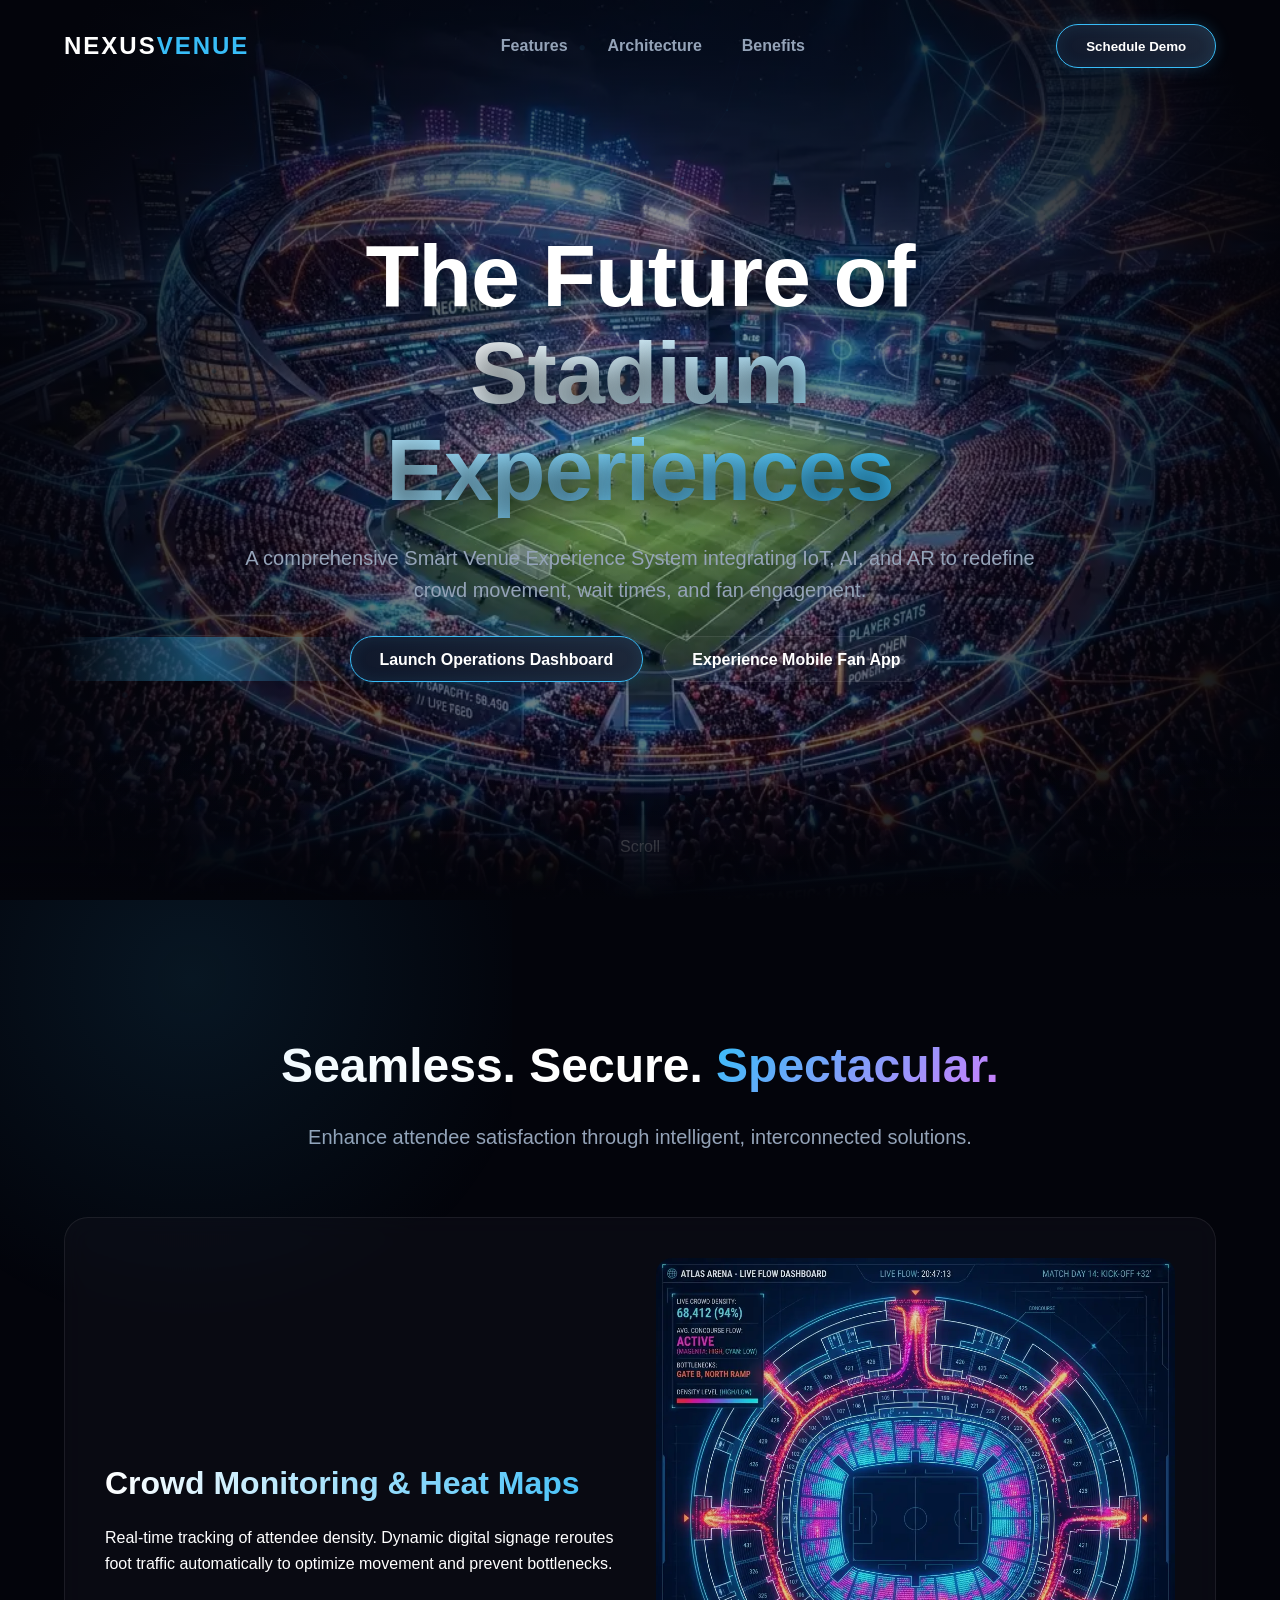
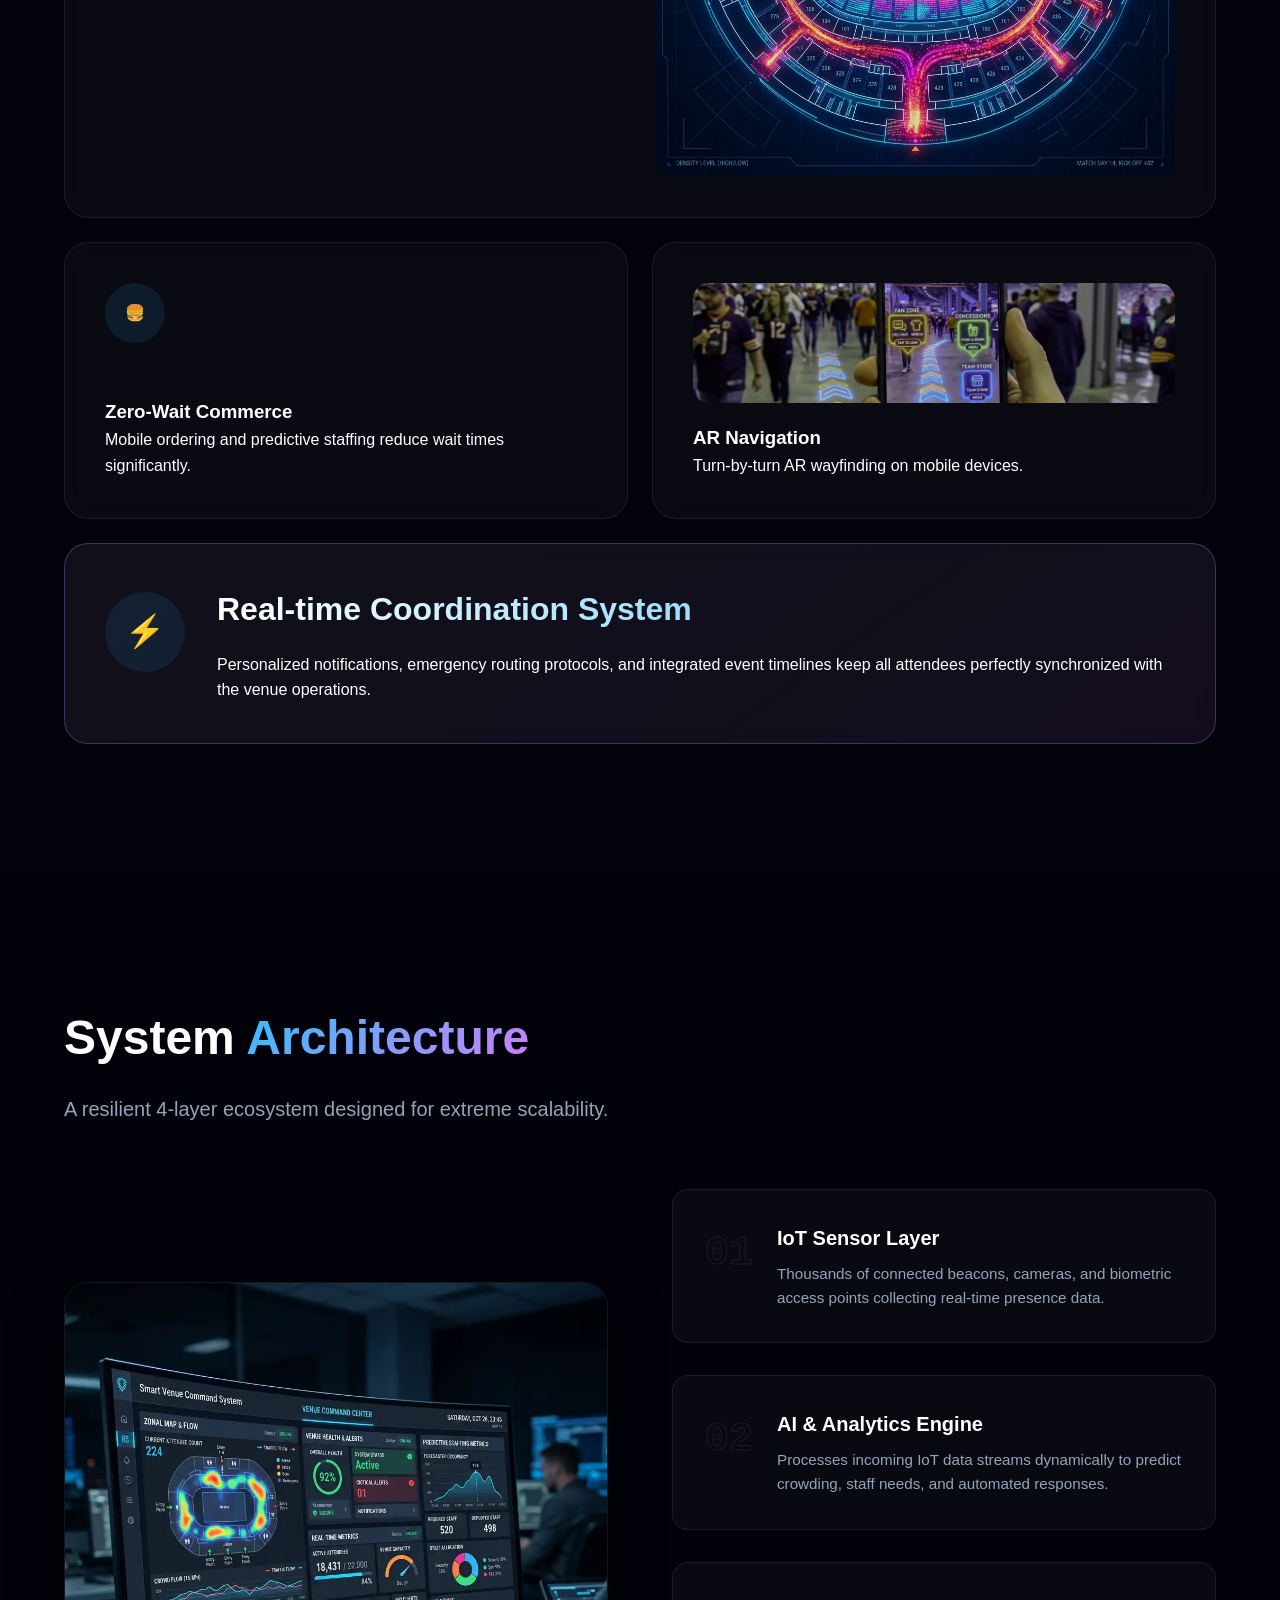
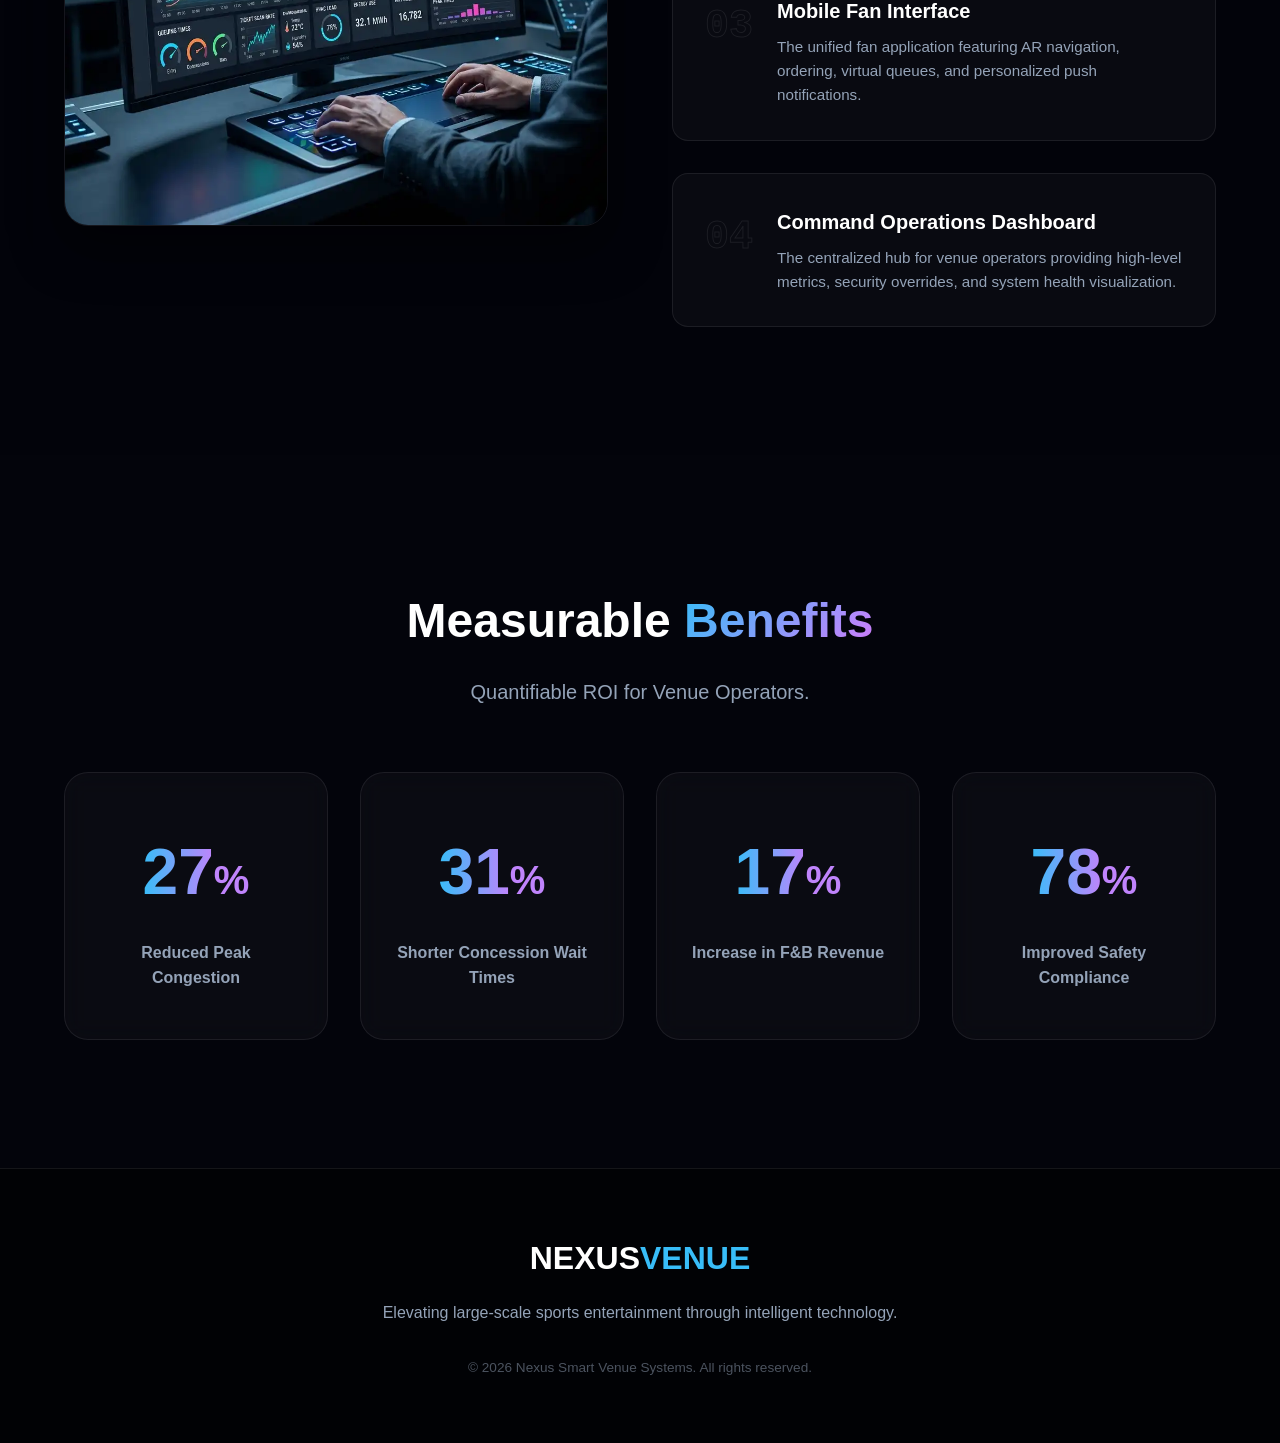
<file: index.html>
<!DOCTYPE html>
<html lang="en">
<head>
    <meta charset="UTF-8">
    <meta name="viewport" content="width=device-width, initial-scale=1.0">
    <meta http-equiv="Content-Security-Policy" content="default-src 'self' 'unsafe-inline' https://fonts.googleapis.com https://fonts.gstatic.com https://www.google-analytics.com https://maps.google.com https://api.dicebear.com; img-src 'self' data: https://api.dicebear.com https://www.google-analytics.com; script-src 'self' 'unsafe-inline' https://www.googletagmanager.com https://cdn.jsdelivr.net; font-src 'self' https://fonts.gstatic.com;">
    <title>Nexus | Smart Venue Experience System</title>
    <!-- Google Services: Analytics -->
    <script async src="https://www.googletagmanager.com/gtag/js?id=G-XXXXXXXXXX"></script>
    <script>
      window.dataLayer = window.dataLayer || [];
      function gtag(){dataLayer.push(arguments);}
      gtag('js', new Date());
      gtag('config', 'G-XXXXXXXXXX');
    </script>
    <!-- Resource Hints & Efficiency -->
    <link rel="preconnect" href="https://fonts.googleapis.com">
    <link rel="preconnect" href="https://fonts.gstatic.com" crossorigin>
    <link href="https://fonts.googleapis.com/css2?family=Outfit:wght@300;400;600;800&display=swap" rel="stylesheet">
    <link rel="stylesheet" href="style.css">
</head>
<body>
    <!-- Aurora Mesh Background -->
    <div class="aurora-container">
        <div class="aurora-blob aurora-1"></div>
        <div class="aurora-blob aurora-2"></div>
        <div class="aurora-blob aurora-3"></div>
    </div>
    <nav class="navbar">
        <div class="logo">NEXUS<span>VENUE</span></div>
        <ul class="nav-links">
            <li><a href="#features">Features</a></li>
            <li><a href="#architecture">Architecture</a></li>
            <li><a href="#benefits">Benefits</a></li>
        </ul>
        <button id="scheduleDemoBtn" class="cta-btn main-cta">Schedule Demo</button>
    </nav>

    <header class="hero">
        <canvas id="heroCanvas"></canvas>
        <div class="hero-overlay"></div>
        <div class="hero-content">
            <h1 class="hero-title animate-title">The Future of <br><span>Stadium Experiences</span></h1>
            <p class="hero-subtitle animate-subtitle">A comprehensive Smart Venue Experience System integrating IoT, AI, and AR to redefine crowd movement, wait times, and fan engagement.</p>
            <div class="hero-buttons animate-buttons">
                <a href="dashboard.html" class="cta-btn main-cta" style="margin-right: 15px;">Launch Operations Dashboard</a>
                <a href="fan-app.html" class="cta-btn secondary">Experience Mobile Fan App</a>
            </div>
        </div>
        <div class="scroll-indicator">
            <span>Scroll</span>
            <div class="arrow"></div>
        </div>
    </header>

    <section id="features" class="features-section">
        <div class="container">
            <div class="section-header">
                <h2>Seamless. Secure. <span>Spectacular.</span></h2>
                <p>Enhance attendee satisfaction through intelligent, interconnected solutions.</p>
            </div>
            
            <div class="bento-grid" id="bentoGrid">
                <!-- Large Top Span -->
                <div class="bento-card span-2 glass">
                    <div class="bento-glow"></div>
                    <div class="bento-content row-layout">
                        <div class="bento-info">
                            <h3 class="gradient-text">Crowd Monitoring & Heat Maps</h3>
                            <p>Real-time tracking of attendee density. Dynamic digital signage reroutes foot traffic automatically to optimize movement and prevent bottlenecks.</p>
                        </div>
                        <div class="bento-media">
                            <img src="heat_map_1776008735870.webp" alt="Dynamic Heat Map for Crowd Monitoring" loading="lazy">
                        </div>
                    </div>
                </div>

                <!-- Two smaller squares -->
                <div class="bento-card glass">
                    <div class="bento-glow"></div>
                    <div class="bento-content" style="display: flex; flex-direction: column; justify-content: space-between; height: 100%;">
                        <div class="icon-wrap">🍔</div>
                        <div>
                            <h3>Zero-Wait Commerce</h3>
                            <p>Mobile ordering and predictive staffing reduce wait times significantly.</p>
                        </div>
                    </div>
                </div>

                <div class="bento-card glass">
                    <div class="bento-glow"></div>
                    <div class="bento-content" style="display: flex; flex-direction: column; justify-content: space-between; height: 100%;">
                        <div class="bento-media-sm" style="height: 120px; overflow: hidden; border-radius: 1rem; margin-bottom: 20px;">
                            <img src="ar_nav_1776008718925.webp" alt="AR Navigation Interface on Smartphone" loading="lazy" style="width: 100%; height: 100%; object-fit: cover; opacity: 0.8; filter: hue-rotate(40deg);">
                        </div>
                        <div>
                            <h3>AR Navigation</h3>
                            <p>Turn-by-turn AR wayfinding on mobile devices.</p>
                        </div>
                    </div>
                </div>

                <!-- Long horizontal bottom -->
                <div class="bento-card span-2 glass highlight-bento">
                    <div class="bento-glow"></div>
                    <div class="bento-content" style="display: flex; align-items: center; gap: 2rem;">
                        <div class="icon-wrap lg" style="width: 80px; height: 80px; font-size: 2rem; flex-shrink: 0;">⚡</div>
                        <div>
                            <h3 class="gradient-text">Real-time Coordination System</h3>
                            <p>Personalized notifications, emergency routing protocols, and integrated event timelines keep all attendees perfectly synchronized with the venue operations.</p>
                        </div>
                    </div>
                </div>
            </div>
        </div>
    </section>

    <section id="architecture" class="architecture-section">
        <div class="container">
            <div class="section-header text-left">
                <h2>System <span>Architecture</span></h2>
                <p>A resilient 4-layer ecosystem designed for extreme scalability.</p>
            </div>
            
            <div class="arch-container">
                <div class="arch-image">
                    <img src="dashboard_1776008963312.webp" alt="Operations Dashboard Interface" class="glass-img" loading="lazy">
                </div>
                <div class="arch-layers">
                    <div class="layer-item fade-in">
                        <span class="layer-num">01</span>
                        <div>
                            <h4>IoT Sensor Layer</h4>
                            <p>Thousands of connected beacons, cameras, and biometric access points collecting real-time presence data.</p>
                        </div>
                    </div>
                    <div class="layer-item fade-in delay-1">
                        <span class="layer-num">02</span>
                        <div>
                            <h4>AI & Analytics Engine</h4>
                            <p>Processes incoming IoT data streams dynamically to predict crowding, staff needs, and automated responses.</p>
                        </div>
                    </div>
                    <div class="layer-item fade-in delay-2">
                        <span class="layer-num">03</span>
                        <div>
                            <h4>Mobile Fan Interface</h4>
                            <p>The unified fan application featuring AR navigation, ordering, virtual queues, and personalized push notifications.</p>
                        </div>
                    </div>
                    <div class="layer-item fade-in delay-3">
                        <span class="layer-num">04</span>
                        <div>
                            <h4>Command Operations Dashboard</h4>
                            <p>The centralized hub for venue operators providing high-level metrics, security overrides, and system health visualization.</p>
                        </div>
                    </div>
                </div>
            </div>
        </div>
    </section>

    <section id="benefits" class="benefits-section">
        <div class="container">
            <div class="section-header">
                <h2>Measurable <span>Benefits</span></h2>
                <p>Quantifiable ROI for Venue Operators.</p>
            </div>
            <div class="stats-grid">
                <div class="stat-box glass">
                    <div class="stat-number" data-target="35">0</div><span>%</span>
                    <p>Reduced Peak Congestion</p>
                </div>
                <div class="stat-box glass">
                    <div class="stat-number" data-target="40">0</div><span>%</span>
                    <p>Shorter Concession Wait Times</p>
                </div>
                <div class="stat-box glass">
                    <div class="stat-number" data-target="22">0</div><span>%</span>
                    <p>Increase in F&B Revenue</p>
                </div>
                <div class="stat-box glass">
                    <div class="stat-number" data-target="99">0</div><span>%</span>
                    <p>Improved Safety Compliance</p>
                </div>
            </div>
        </div>
    </section>

    <footer>
        <div class="container footer-content">
            <div class="brand">NEXUS<span>VENUE</span></div>
            <p>Elevating large-scale sports entertainment through intelligent technology.</p>
            <p class="copyright">&copy; 2026 Nexus Smart Venue Systems. All rights reserved.</p>
        </div>
    </footer>

    <script src="script.js" defer></script>
</body>
</html>
</file>
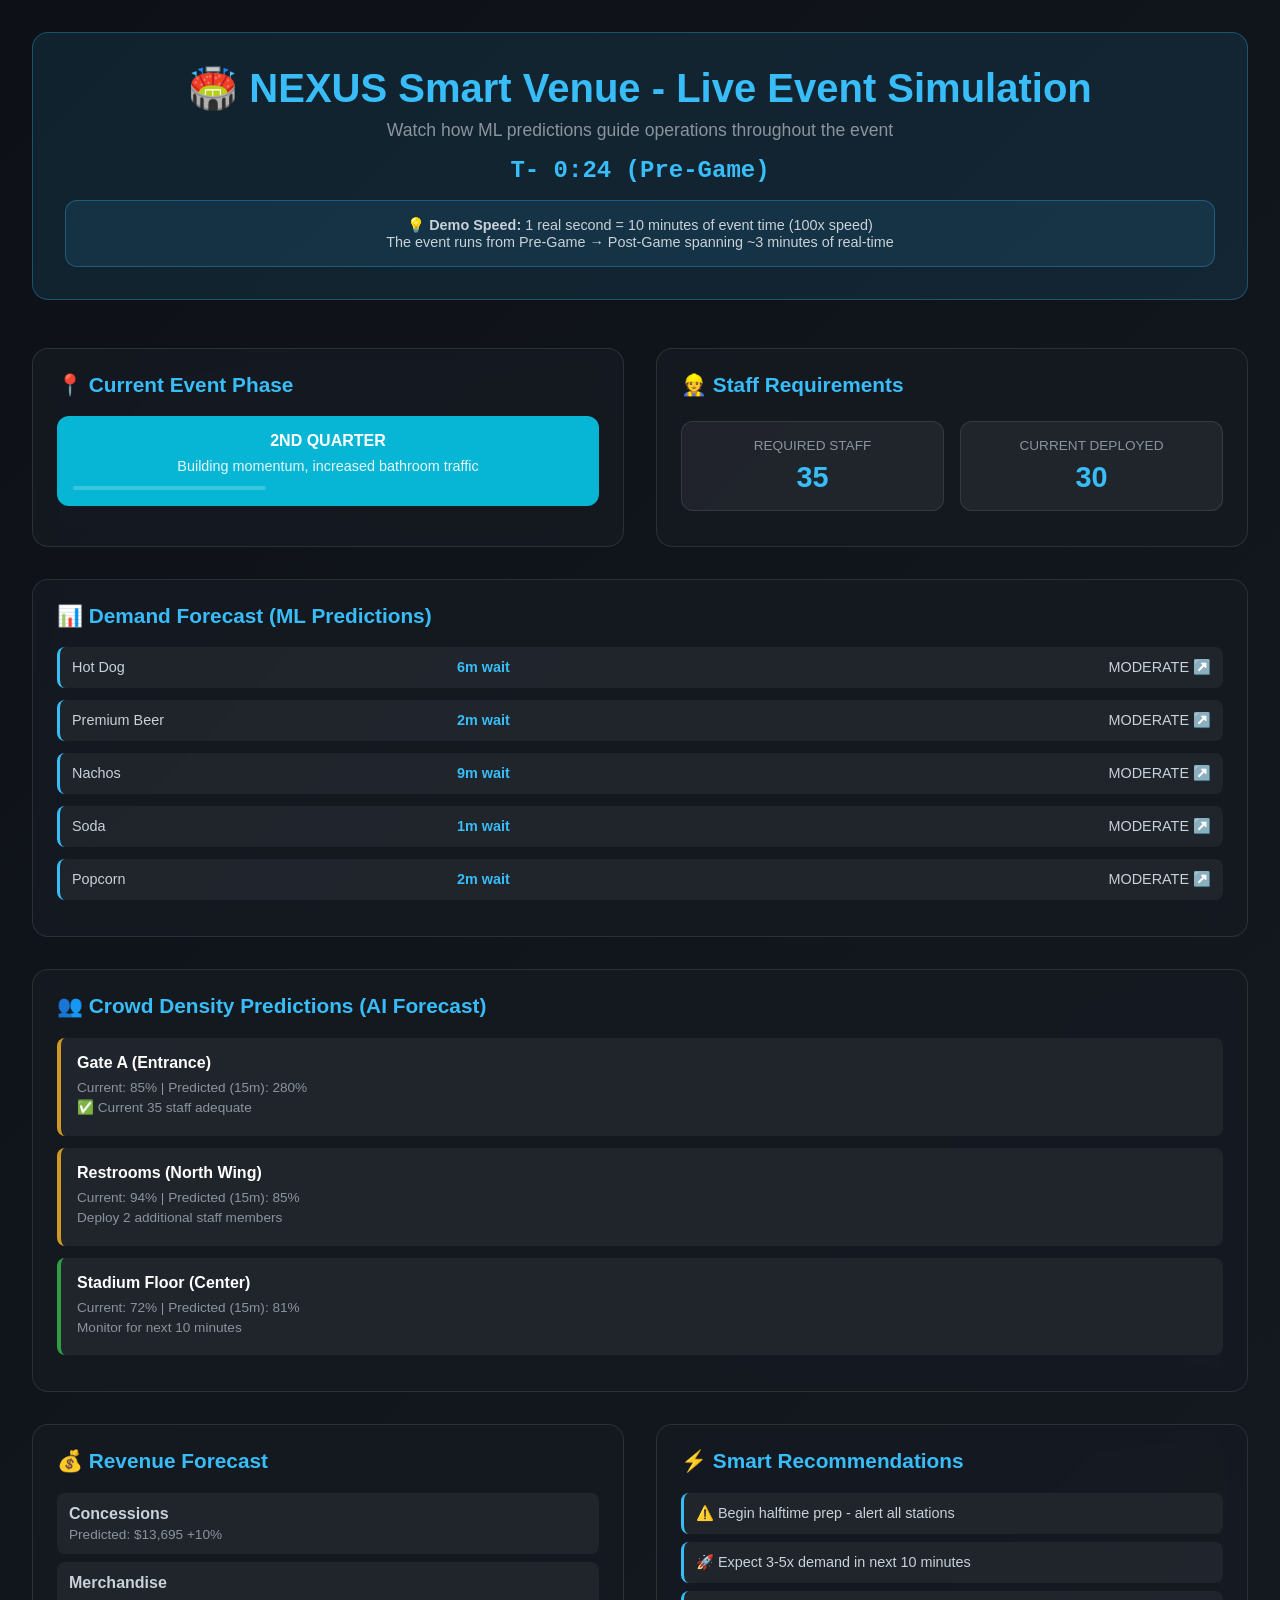
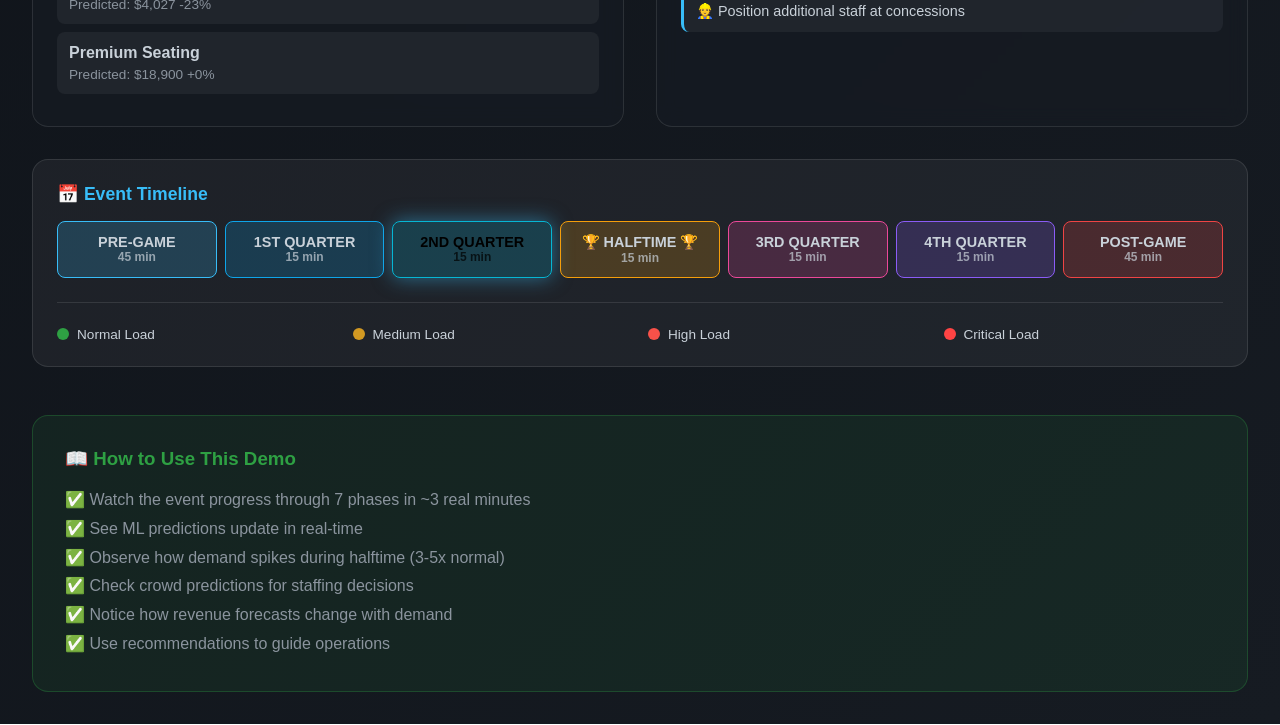
<file: demo-event-simulator.html>
<!DOCTYPE html>
<html lang="en">
<head>
    <meta charset="UTF-8">
    <meta name="viewport" content="width=device-width, initial-scale=1.0">
    <title>NEXUS Demo - Event Scheduler with ML Predictions</title>
    <style>
        * {
            margin: 0;
            padding: 0;
            box-sizing: border-box;
        }

        body {
            font-family: 'Outfit', 'Segoe UI', sans-serif;
            background: linear-gradient(135deg, #0d1117 0%, #161b22 100%);
            color: #c9d1d9;
            overflow-x: hidden;
        }

        .demo-container {
            max-width: 1400px;
            margin: 0 auto;
            padding: 2rem;
        }

        .demo-header {
            text-align: center;
            margin-bottom: 3rem;
            background: rgba(56, 189, 248, 0.1);
            padding: 2rem;
            border-radius: 1rem;
            border: 1px solid rgba(56, 189, 248, 0.3);
        }

        .demo-header h1 {
            font-size: 2.5rem;
            color: #38bdf8;
            margin-bottom: 0.5rem;
        }

        .demo-header p {
            color: #8b949e;
            font-size: 1.1rem;
        }

        .event-time {
            font-size: 1.5rem;
            font-weight: 800;
            color: #38bdf8;
            font-family: monospace;
            margin-top: 1rem;
            animation: pulse 2s infinite;
        }

        @keyframes pulse {
            0%, 100% { opacity: 1; }
            50% { opacity: 0.7; }
        }

        .demo-grid {
            display: grid;
            grid-template-columns: 1fr 1fr;
            gap: 2rem;
            margin-bottom: 2rem;
        }

        .demo-section {
            background: rgba(22, 27, 34, 0.8);
            border: 1px solid rgba(255, 255, 255, 0.1);
            border-radius: 1rem;
            padding: 1.5rem;
            backdrop-filter: blur(10px);
        }

        .demo-section h2 {
            font-size: 1.3rem;
            color: #38bdf8;
            margin-bottom: 1.2rem;
            display: flex;
            align-items: center;
            gap: 0.5rem;
        }

        .phase-badge {
            padding: 1rem;
            border-radius: 0.75rem;
            color: white;
            text-align: center;
            margin-bottom: 1rem;
            animation: fadeIn 0.6s ease;
        }

        @keyframes fadeIn {
            from {
                opacity: 0;
                transform: translateY(-10px);
            }
            to {
                opacity: 1;
                transform: translateY(0);
            }
        }

        .phase-description {
            font-size: 0.9rem;
            opacity: 0.9;
            margin-top: 0.5rem;
        }

        .phase-progress {
            height: 4px;
            background: rgba(255, 255, 255, 0.2);
            border-radius: 2px;
            margin-top: 0.75rem;
            transition: width 0.3s ease;
        }

        .demo-forecast-item {
            display: grid;
            grid-template-columns: 1fr 1fr 1fr;
            gap: 1rem;
            padding: 0.75rem;
            background: rgba(255, 255, 255, 0.05);
            border-radius: 0.5rem;
            margin-bottom: 0.75rem;
            border-left: 3px solid #38bdf8;
            animation: slideIn 0.4s ease;
        }

        @keyframes slideIn {
            from {
                opacity: 0;
                transform: translateX(-20px);
            }
            to {
                opacity: 1;
                transform: translateX(0);
            }
        }

        .demo-forecast-item span {
            font-size: 0.9rem;
        }

        .demo-forecast-item span:nth-child(2) {
            color: #38bdf8;
            font-weight: 600;
        }

        .demo-forecast-item span:nth-child(3) {
            text-align: right;
        }

        .demo-prediction-item {
            padding: 1rem;
            background: rgba(255, 255, 255, 0.05);
            border-radius: 0.5rem;
            margin-bottom: 0.75rem;
            border-left: 4px solid #38bdf8;
            animation: slideIn 0.4s ease;
        }

        .demo-prediction-item.normal {
            border-left-color: #2ea043;
        }

        .demo-prediction-item.medium {
            border-left-color: #d29922;
        }

        .demo-prediction-item.high {
            border-left-color: #f85149;
        }

        .demo-prediction-item.critical {
            border-left-color: #ff4444;
            background: rgba(255, 68, 68, 0.1);
            animation: pulse-critical 1.5s infinite;
        }

        @keyframes pulse-critical {
            0%, 100% { box-shadow: 0 0 0 0 rgba(255, 68, 68, 0.4); }
            50% { box-shadow: 0 0 0 4px rgba(255, 68, 68, 0.1); }
        }

        .demo-prediction-item strong {
            display: block;
            color: #fff;
            margin-bottom: 0.5rem;
        }

        .demo-prediction-item div {
            font-size: 0.85rem;
            color: #8b949e;
            margin-bottom: 0.3rem;
        }

        .demo-rec {
            padding: 0.75rem;
            background: rgba(255, 255, 255, 0.05);
            border-radius: 0.5rem;
            margin-bottom: 0.5rem;
            border-left: 3px solid #38bdf8;
            font-size: 0.9rem;
            animation: slideIn 0.4s ease;
        }

        .timeline {
            background: rgba(255, 255, 255, 0.05);
            border: 1px solid rgba(255, 255, 255, 0.1);
            border-radius: 1rem;
            padding: 1.5rem;
            margin-top: 2rem;
        }

        .timeline h3 {
            color: #38bdf8;
            margin-bottom: 1rem;
            font-size: 1.1rem;
        }

        .timeline-events {
            display: grid;
            grid-template-columns: repeat(auto-fit, minmax(120px, 1fr));
            gap: 0.5rem;
        }

        .timeline-event {
            padding: 0.75rem;
            border-radius: 0.5rem;
            text-align: center;
            font-size: 0.8rem;
            font-weight: 600;
            background: rgba(56, 189, 248, 0.1);
            border: 1px solid rgba(56, 189, 248, 0.3);
            transition: all 0.3s ease;
            cursor: pointer;
        }

        .timeline-event:hover {
            background: rgba(56, 189, 248, 0.2);
            transform: translateY(-2px);
        }

        .timeline-event.active {
            background: #38bdf8;
            color: #000;
            box-shadow: 0 0 20px rgba(56, 189, 248, 0.5);
        }

        .stats-grid {
            display: grid;
            grid-template-columns: repeat(auto-fit, minmax(200px, 1fr));
            gap: 1rem;
            margin-top: 1.5rem;
        }

        .stat-card {
            background: rgba(255, 255, 255, 0.05);
            padding: 1rem;
            border-radius: 0.75rem;
            border: 1px solid rgba(255, 255, 255, 0.1);
            text-align: center;
        }

        .stat-label {
            color: #8b949e;
            font-size: 0.85rem;
            text-transform: uppercase;
            margin-bottom: 0.5rem;
        }

        .stat-value {
            font-size: 1.8rem;
            font-weight: 800;
            color: #38bdf8;
        }

        .full-width {
            grid-column: 1 / -1;
        }

        .info-box {
            background: rgba(56, 189, 248, 0.1);
            border: 1px solid rgba(56, 189, 248, 0.3);
            padding: 1rem;
            border-radius: 0.75rem;
            margin-top: 1rem;
            font-size: 0.9rem;
        }

        .speed-control {
            position: fixed;
            bottom: 2rem;
            right: 2rem;
            background: rgba(22, 27, 34, 0.9);
            border: 1px solid rgba(56, 189, 248, 0.5);
            padding: 1rem;
            border-radius: 0.75rem;
            backdrop-filter: blur(10px);
            z-index: 100;
        }

        .speed-control label {
            display: block;
            color: #8b949e;
            font-size: 0.85rem;
            margin-bottom: 0.5rem;
        }

        .speed-control input {
            width: 100%;
            padding: 0.5rem;
            background: rgba(255, 255, 255, 0.1);
            border: 1px solid rgba(56, 189, 248, 0.3);
            color: #38bdf8;
            border-radius: 0.3rem;
        }

        .legend {
            display: grid;
            grid-template-columns: repeat(auto-fit, minmax(150px, 1fr));
            gap: 1rem;
            margin-top: 1.5rem;
            padding-top: 1.5rem;
            border-top: 1px solid rgba(255, 255, 255, 0.1);
        }

        .legend-item {
            display: flex;
            align-items: center;
            gap: 0.5rem;
            font-size: 0.85rem;
        }

        .legend-dot {
            width: 12px;
            height: 12px;
            border-radius: 50%;
        }

        .legend-dot.normal { background: #2ea043; }
        .legend-dot.medium { background: #d29922; }
        .legend-dot.high { background: #f85149; }
        .legend-dot.critical { background: #ff4444; }
    </style>
</head>
<body>
    <div class="demo-container">
        <div class="demo-header">
            <h1>🏟️ NEXUS Smart Venue - Live Event Simulation</h1>
            <p>Watch how ML predictions guide operations throughout the event</p>
            <div class="event-time" id="demoEventTime">Loading...</div>
            <div class="info-box">
                💡 <strong>Demo Speed:</strong> 1 real second = 10 minutes of event time (100x speed)
                <br>The event runs from Pre-Game → Post-Game spanning ~3 minutes of real-time
            </div>
        </div>

        <div class="demo-grid">
            <!-- Current Phase -->
            <div class="demo-section">
                <h2>📍 Current Event Phase</h2>
                <div id="currentPhaseDemo">
                    <div class="phase-badge" style="background-color: #38bdf8;">Loading...</div>
                </div>
            </div>

            <!-- Staff Requirements -->
            <div class="demo-section">
                <h2>👷 Staff Requirements</h2>
                <div class="stats-grid">
                    <div class="stat-card">
                        <div class="stat-label">Required Staff</div>
                        <div class="stat-value" id="staffRequired">--</div>
                    </div>
                    <div class="stat-card">
                        <div class="stat-label">Current Deployed</div>
                        <div class="stat-value" id="staffDeployed">--</div>
                    </div>
                </div>
            </div>

            <!-- Demand Forecast -->
            <div class="demo-section full-width">
                <h2>📊 Demand Forecast (ML Predictions)</h2>
                <div id="demoDemandForecast">Loading...</div>
            </div>

            <!-- Crowd Predictions -->
            <div class="demo-section full-width">
                <h2>👥 Crowd Density Predictions (AI Forecast)</h2>
                <div id="demoCrowdPrediction">Loading...</div>
            </div>

            <!-- Revenue Forecast -->
            <div class="demo-section">
                <h2>💰 Revenue Forecast</h2>
                <div id="demoRevenueForcast">Loading...</div>
            </div>

            <!-- Smart Recommendations -->
            <div class="demo-section">
                <h2>⚡ Smart Recommendations</h2>
                <div id="demoRecommendations">Loading...</div>
            </div>
        </div>

        <!-- Event Timeline -->
        <div class="timeline">
            <h3>📅 Event Timeline</h3>
            <div class="timeline-events" id="timelineEvents">
                <!-- Generated by JavaScript -->
            </div>
            <div class="legend">
                <div class="legend-item">
                    <div class="legend-dot normal"></div>
                    <span>Normal Load</span>
                </div>
                <div class="legend-item">
                    <div class="legend-dot medium"></div>
                    <span>Medium Load</span>
                </div>
                <div class="legend-item">
                    <div class="legend-dot high"></div>
                    <span>High Load</span>
                </div>
                <div class="legend-item">
                    <div class="legend-dot critical"></div>
                    <span>Critical Load</span>
                </div>
            </div>
        </div>

        <!-- Instructions -->
        <div style="margin-top: 3rem; padding: 2rem; background: rgba(46, 160, 67, 0.1); border: 1px solid rgba(46, 160, 67, 0.3); border-radius: 1rem;">
            <h3 style="color: #2ea043; margin-bottom: 1rem;">📖 How to Use This Demo</h3>
            <ul style="list-style: none; color: #8b949e; line-height: 1.8;">
                <li>✅ Watch the event progress through 7 phases in ~3 real minutes</li>
                <li>✅ See ML predictions update in real-time</li>
                <li>✅ Observe how demand spikes during halftime (3-5x normal)</li>
                <li>✅ Check crowd predictions for staffing decisions</li>
                <li>✅ Notice how revenue forecasts change with demand</li>
                <li>✅ Use recommendations to guide operations</li>
            </ul>
        </div>
    </div>

    <script src="demo-scheduler.js"></script>
    <script>
        // Initialize timeline
        function initializeTimeline() {
            const scheduler = new EventScheduler();
            const container = document.getElementById('timelineEvents');
            
            container.innerHTML = scheduler.phases.map((phase, idx) => `
                <div class="timeline-event" style="background-color: ${phase.color}33; border-color: ${phase.color};" 
                     onclick="console.log('${phase.name}')">
                    <div style="font-weight: 800; font-size: 0.9rem;">${phase.name}</div>
                    <div style="font-size: 0.75rem; opacity: 0.7;">${Math.abs(phase.endMin - phase.startMin)} min</div>
                </div>
            `).join('');
        }

        // Enhanced update with revenue and staff
        const originalUpdate = window.updateDemoDashboard;
        window.updateDemoDashboard = function() {
            const phase = demoScheduler.getCurrentPhase();
            if (!phase) return;

            // Call original update
            originalUpdate.call(this);

            // Update staff requirements
            document.getElementById('staffRequired').textContent = phase.staffNeeded;
            document.getElementById('staffDeployed').textContent = Math.max(20, Math.round(phase.staffNeeded * 0.85));

            // Update revenue forecast
            const revenue = demoScheduler.generateRevenueForecasts();
            const revenueHTML = revenue.map(r => `
                <div style="padding: 0.75rem; background: rgba(255,255,255,0.05); border-radius: 0.5rem; margin-bottom: 0.5rem;">
                    <strong>${r.category}</strong>
                    <div style="font-size: 0.85rem; color: #8b949e; margin-top: 0.3rem;">
                        Predicted: $${r.predicted.toLocaleString()} ${r.trend}${r.trendPercent}%
                    </div>
                </div>
            `).join('');
            document.getElementById('demoRevenueForcast').innerHTML = revenueHTML;

            // Highlight active timeline event
            const timeline = document.querySelectorAll('.timeline-event');
            timeline.forEach((el, idx) => {
                el.classList.remove('active');
                if (demoScheduler.phases[idx] === phase) {
                    el.classList.add('active');
                }
            });
        };

        // Start demo
        initializeTimeline();
        setInterval(updateDemoDashboard, 500);
        updateDemoDashboard();
    </script>
</body>
</html>
</file>
<file: style.css>
:root {
    --bg-color: #03040b;
    --text-primary: #ffffff;
    --text-secondary: #94a3b8;
    --accent-glow: #38bdf8;
    --accent-glow-2: #c084fc;
    --glass-bg: rgba(255, 255, 255, 0.03);
    --glass-border: rgba(255, 255, 255, 0.08);
}

* {
    margin: 0;
    padding: 0;
    box-sizing: border-box;
}

body {
    font-family: 'Outfit', sans-serif;
    background-color: var(--bg-color);
    color: var(--text-primary);
    line-height: 1.6;
    overflow-x: hidden;
    scroll-behavior: smooth;
}

/* Utilities */
.container {
    max-width: 1280px;
    margin: 0 auto;
    padding: 0 5%;
}

.glass {
    background: var(--glass-bg);
    backdrop-filter: blur(12px);
    -webkit-backdrop-filter: blur(12px);
    border: 1px solid var(--glass-border);
    border-radius: 1.5rem;
    overflow: hidden;
}

.section-header {
    text-align: center;
    margin-bottom: 4rem;
}

.section-header.text-left {
    text-align: left;
}

.section-header h2 {
    font-size: 3rem;
    font-weight: 800;
    margin-bottom: 1rem;
}

.section-header h2 span {
    background: linear-gradient(135deg, var(--accent-glow), var(--accent-glow-2), #ff007a);
    background-size: 200% auto;
    -webkit-background-clip: text;
    -webkit-text-fill-color: transparent;
    animation: gradientFlow 3s ease infinite;
}

@keyframes gradientFlow {
    0% { background-position: 0% 50%; }
    50% { background-position: 100% 50%; }
    100% { background-position: 0% 50%; }
}

.section-header p {
    color: var(--text-secondary);
    font-size: 1.25rem;
}

/* Navigation */
.navbar {
    position: fixed;
    top: 0;
    width: 100%;
    display: flex;
    justify-content: space-between;
    align-items: center;
    padding: 1.5rem 5%;
    z-index: 100;
    transition: all 0.3s ease;
}

.navbar.scrolled {
    background: rgba(3, 4, 11, 0.9);
    backdrop-filter: blur(10px);
    box-shadow: 0 4px 30px rgba(0,0,0,0.5);
    padding: 1rem 5%;
}

.logo {
    font-size: 1.5rem;
    font-weight: 800;
    letter-spacing: 2px;
}

.logo span {
    color: var(--accent-glow);
}

.nav-links {
    display: flex;
    list-style: none;
    gap: 2.5rem;
}

.nav-links a {
    color: var(--text-secondary);
    text-decoration: none;
    font-weight: 600;
    transition: color 0.3s ease;
}

.nav-links a:hover {
    color: var(--accent-glow);
    text-shadow: 0 0 10px rgba(56, 189, 248, 0.5);
}

.cta-btn {
    padding: 0.85rem 1.8rem;
    border-radius: 2rem;
    font-weight: 700;
    cursor: pointer;
    text-decoration: none;
    transition: all 0.4s cubic-bezier(0.175, 0.885, 0.32, 1.275);
    position: relative;
    overflow: hidden;
    z-index: 9999;
    pointer-events: auto;
}

.main-cta {
    background: linear-gradient(45deg, #0f172a, #1e293b);
    border: 1px solid var(--accent-glow);
    color: #fff;
    box-shadow: 0 0 15px rgba(56, 189, 248, 0.2), inset 0 0 15px rgba(56, 189, 248, 0.1);
}

.main-cta::before {
    content: '';
    position: absolute;
    top: 0; left: -100%; width: 100%; height: 100%;
    background: linear-gradient(90deg, transparent, rgba(56, 189, 248, 0.4), transparent);
    transition: left 0.5s;
    z-index: -1;
}

.main-cta:hover {
    transform: translateY(-3px) scale(1.05);
    box-shadow: 0 10px 25px rgba(56, 189, 248, 0.5), inset 0 0 20px rgba(56, 189, 248, 0.3);
    border-color: #fff;
    color: #fff;
}

.main-cta:hover::before {
    left: 100%;
}

.cta-btn.secondary {
    background: rgba(255, 255, 255, 0.03);
    border: 1px solid var(--glass-border);
    color: var(--text-primary);
    backdrop-filter: blur(10px);
}

.cta-btn.secondary:hover {
    background: rgba(255,255,255,0.1);
    transform: translateY(-3px);
    border-color: rgba(255,255,255,0.3);
    box-shadow: 0 10px 25px rgba(0,0,0,0.3);
}

/* Hero Section */
.hero {
    height: 100vh;
    display: flex;
    align-items: center;
    justify-content: center;
    position: relative;
    text-align: center;
    background: url('hero_bg_1776008481641.webp') center/cover no-repeat;
    background-attachment: fixed;
}

.hero-overlay {
    position: absolute;
    inset: 0;
    background: radial-gradient(circle at center, rgba(3,4,11,0.2) 0%, rgba(3,4,11,1) 90%);
    z-index: 1;
}

.hero::after {
    content: '';
    position: absolute;
    bottom: 0;
    left: 0;
    width: 100%;
    height: 150px;
    background: linear-gradient(to top, var(--bg-color), transparent);
    z-index: 2;
    pointer-events: none;
}

#heroCanvas {
    position: absolute;
    inset: 0;
    z-index: 1;
    opacity: 0.6;
    pointer-events: none;
}

.hero-content {
    position: relative;
    z-index: 2;
    max-width: 900px;
    padding: 0 2rem;
}

.hero-title {
    font-size: 5.5rem;
    font-weight: 800;
    line-height: 1.1;
    margin-bottom: 1.5rem;
    text-shadow: 0 10px 30px rgba(0,0,0,0.8);
    opacity: 0;
    transform: translateY(30px);
    letter-spacing: -1px;
}

.hero-title span {
    background: linear-gradient(135deg, #fff 0%, var(--accent-glow) 50%, var(--accent-glow-2) 100%);
    background-size: 200% auto;
    -webkit-background-clip: text;
    -webkit-text-fill-color: transparent;
    animation: gradientFlow 4s ease infinite;
}

.hero-subtitle {
    font-size: 1.25rem;
    color: var(--text-secondary);
    margin-bottom: 2.5rem;
    opacity: 0;
    transform: translateY(20px);
}

.hero-buttons {
    opacity: 0;
    transform: translateY(20px);
}

.scroll-indicator {
    position: absolute;
    bottom: 2rem;
    left: 50%;
    transform: translateX(-50%);
    z-index: 2;
    display: flex;
    flex-direction: column;
    align-items: center;
    gap: 0.5rem;
    opacity: 0.5;
    animation: bounce 2s infinite;
}

@keyframes bounce {
    0%, 20%, 50%, 80%, 100% {transform: translateY(0) translateX(-50%);}
    40% {transform: translateY(-10px) translateX(-50%);}
    60% {transform: translateY(-5px) translateX(-50%);}
}

.animate-title { animation: fadeUp 1s ease 0.2s forwards; }
.animate-subtitle { animation: fadeUp 1s ease 0.4s forwards; }
.animate-buttons { animation: fadeUp 1s ease 0.6s forwards; }

@keyframes fadeUp {
    to {
        opacity: 1;
        transform: translateY(0);
    }
}

/* Features */
.features-section {
    padding: 8rem 0;
    position: relative;
}

.features-section::before {
    content: '';
    position: absolute;
    top: -20%;
    left: -10%;
    width: 50%;
    height: 50%;
    background: radial-gradient(circle, rgba(56,189,248,0.1) 0%, transparent 70%);
    pointer-events: none;
}

.grid-features {
    display: grid;
    grid-template-columns: repeat(2, 1fr);
    gap: 2rem;
}

.feature-card {
    display: flex;
    flex-direction: column;
    background: rgba(10, 14, 30, 0.4);
    border: 1px solid rgba(255, 255, 255, 0.05);
    transform: perspective(1000px) rotateX(0) rotateY(0);
    transition: transform 0.5s cubic-bezier(0.175, 0.885, 0.32, 1.275), box-shadow 0.5s ease, border-color 0.5s ease;
    border-radius: 2rem;
}

.feature-card:hover {
    transform: perspective(1000px) translateY(-15px) rotateX(2deg) rotateY(-2deg);
    box-shadow: -15px 25px 50px rgba(0, 0, 0, 0.5), inset 0 0 0 1px rgba(56, 189, 248, 0.3);
    border-color: var(--accent-glow);
    background: rgba(10, 14, 30, 0.6);
}

/* ============= AURORA MESH ============= */
.aurora-container {
    position: fixed;
    top: 0; left: 0; width: 100vw; height: 100vh;
    z-index: -1;
    overflow: hidden;
    background: #000; /* Pitch black */
    pointer-events: none;
}

.aurora-blob {
    position: absolute;
    filter: blur(80px);
    opacity: 0.5;
    animation: floatBlob 20s infinite ease-in-out alternate;
}

.aurora-1 {
    width: 600px; height: 600px;
    background: rgba(56, 189, 248, 0.3); /* Cyan */
    top: -100px; left: -100px;
}

.aurora-2 {
    width: 500px; height: 500px;
    background: rgba(192, 132, 252, 0.3); /* Purple */
    bottom: -100px; right: 10%;
    animation-delay: -5s;
}

.aurora-3 {
    width: 400px; height: 400px;
    background: rgba(255, 0, 122, 0.2); /* Magenta */
    top: 40%; left: 30%;
    animation-delay: -10s;
}

@keyframes floatBlob {
    0% { transform: translate(0, 0) scale(1); }
    33% { transform: translate(100px, 50px) scale(1.1); }
    66% { transform: translate(-50px, 100px) scale(0.9); }
    100% { transform: translate(0, 0) scale(1); }
}

/* ============= BENTO BOX GRID ============= */
.bento-grid {
    display: grid;
    grid-template-columns: repeat(2, 1fr);
    gap: 1.5rem;
    position: relative;
    z-index: 10;
}

.bento-card {
    position: relative;
    background: rgba(20, 20, 30, 0.4);
    border: 1px solid rgba(255, 255, 255, 0.08);
    border-radius: 1.5rem;
    overflow: hidden;
    display: flex;
    flex-direction: column;
    transition: transform 0.4s ease, border-color 0.4s ease, box-shadow 0.4s ease;
}

.bento-card.span-2 {
    grid-column: span 2;
}

.bento-card:hover {
    transform: translateY(-5px);
    border-color: rgba(56, 189, 248, 0.5);
    box-shadow: 0 20px 40px rgba(0, 0, 0, 0.6), 0 0 20px rgba(56, 189, 248, 0.1);
}

.bento-content {
    padding: 2.5rem;
    z-index: 2;
    position: relative;
}

.bento-content.row-layout {
    display: flex;
    gap: 2rem;
    align-items: center;
}

.bento-info { flex: 1; }
.bento-media { flex: 1; border-radius: 1rem; overflow: hidden; }
.bento-media img { width: 100%; height: auto; display: block; filter: brightness(0.9); transition: 0.5s; }
.bento-card:hover .bento-media img { transform: scale(1.05); filter: brightness(1); }

h3.gradient-text {
    background: linear-gradient(90deg, #fff, var(--accent-glow));
    -webkit-background-clip: text;
    -webkit-text-fill-color: transparent;
    font-size: 2rem;
    margin-bottom: 1rem;
}

/* SPOTLIGHT HOVER EFFECT */
.bento-glow {
    position: absolute;
    top: 0; left: 0; right: 0; bottom: 0;
    pointer-events: none;
    z-index: 1;
    background: radial-gradient(
        600px circle at var(--mouse-x, 0) var(--mouse-y, 0),
        rgba(255, 255, 255, 0.08),
        transparent 40%
    );
    opacity: 0;
    transition: opacity 0.3s ease;
}

.bento-card:hover .bento-glow {  opacity: 1; }

.highlight-bento {
    background: linear-gradient(145deg, rgba(20,20,30,0.8), rgba(30,20,40,0.6));
    border-color: rgba(192, 132, 252, 0.3);
}

@media (max-width: 900px) {
    .bento-grid { grid-template-columns: 1fr; }
    .bento-card.span-2 { grid-column: span 1; }
    .bento-content.row-layout { flex-direction: column; }
}

.feature-img-wrapper {
    width: 100%;
    height: 300px;
    overflow: hidden;
}

.feature-img-wrapper img {
    width: 100%;
    height: 100%;
    object-fit: cover;
    transition: transform 0.5s;
}

.feature-card:hover .feature-img-wrapper img {
    transform: scale(1.05);
}

.feature-info {
    padding: 2.5rem;
}

.feature-info h3 {
    font-size: 1.5rem;
    margin-bottom: 1rem;
}

.feature-info p {
    color: var(--text-secondary);
}

.feature-card.text-only {
    justify-content: center;
}

.icon-wrap {
    width: 60px;
    height: 60px;
    border-radius: 50%;
    background: rgba(56, 189, 248, 0.1);
    display: flex;
    align-items: center;
    justify-content: center;
    margin-bottom: 1.5rem;
    color: var(--accent-glow);
}

.feature-card.highlight {
    background: linear-gradient(135deg, rgba(56, 189, 248, 0.05), rgba(192, 132, 252, 0.05));
    border: 1px solid rgba(192, 132, 252, 0.3);
    position: relative;
    overflow: hidden;
}

.feature-card.highlight::before {
    content: '';
    position: absolute;
    top: -50%; left: -50%;
    width: 200%; height: 200%;
    background: radial-gradient(circle, rgba(192,132,252,0.1) 0%, transparent 50%);
    animation: rotateSlow 10s linear infinite;
    pointer-events: none;
    z-index: 0;
}

@keyframes rotateSlow {
    from { transform: rotate(0deg); }
    to { transform: rotate(360deg); }
}

.feature-card.highlight .feature-info {
    position: relative;
    z-index: 1;
}

.feature-card.highlight .icon-wrap {
    background: rgba(192, 132, 252, 0.1);
    color: var(--accent-glow-2);
    box-shadow: 0 0 20px rgba(192, 132, 252, 0.4);
}

/* Architecture */
.architecture-section {
    padding: 8rem 0;
    background: rgba(3, 4, 11, 0.8);
    backdrop-filter: blur(20px);
}

.arch-container {
    display: grid;
    grid-template-columns: 1fr 1fr;
    gap: 4rem;
    align-items: center;
}

.glass-img {
    width: 100%;
    border-radius: 1.5rem;
    border: 1px solid var(--glass-border);
    box-shadow: 0 20px 50px rgba(0,0,0,0.5);
}

.arch-layers {
    display: flex;
    flex-direction: column;
    gap: 2rem;
}

.layer-item {
    display: flex;
    gap: 1.5rem;
    padding: 2rem;
    background: var(--glass-bg);
    border: 1px solid var(--glass-border);
    border-radius: 1rem;
    transition: all 0.3s ease;
    opacity: 0;
    transform: translateX(30px);
}

.layer-item.visible {
    opacity: 1;
    transform: translateX(0);
}

.layer-num {
    font-size: 2.5rem;
    font-weight: 800;
    color: transparent;
    -webkit-text-stroke: 1px var(--glass-border);
    font-family: monospace;
}

.layer-item:hover {
    background: rgba(255,255,255,0.05);
    border-color: var(--accent-glow);
}

.layer-item:hover .layer-num {
    color: var(--accent-glow);
    -webkit-text-stroke: 0;
}

.layer-item h4 {
    font-size: 1.25rem;
    margin-bottom: 0.5rem;
}

.layer-item p {
    color: var(--text-secondary);
    font-size: 0.95rem;
}

/* Benefits */
.benefits-section {
    padding: 8rem 0;
}

.stats-grid {
    display: grid;
    grid-template-columns: repeat(4, 1fr);
    gap: 2rem;
}

.stat-box {
    padding: 3rem 2rem;
    text-align: center;
    transition: transform 0.3s;
}

.stat-box:hover {
    transform: translateY(-5px);
}

.stat-number {
    display: inline-block;
    font-size: 4rem;
    font-weight: 800;
    background: linear-gradient(to right, var(--accent-glow), var(--accent-glow-2));
    -webkit-background-clip: text;
    -webkit-text-fill-color: transparent;
}

.stat-box span {
    font-size: 2.5rem;
    font-weight: 800;
    color: var(--accent-glow-2);
}

.stat-box p {
    margin-top: 1rem;
    color: var(--text-secondary);
    font-weight: 600;
}

/* Footer */
footer {
    padding: 4rem 0 2rem;
    border-top: 1px solid var(--glass-border);
    background: #010205;
}

.footer-content {
    text-align: center;
}

.footer-content .brand {
    font-size: 2rem;
    font-weight: 800;
    margin-bottom: 1rem;
}

.footer-content .brand span {
    color: var(--accent-glow);
}

.footer-content p {
    color: var(--text-secondary);
    margin-bottom: 2rem;
}

.copyright {
    font-size: 0.85rem;
    opacity: 0.5;
}

/* Responsive */
@media (max-width: 992px) {
    .grid-features {
        grid-template-columns: 1fr;
    }
    .arch-container {
        grid-template-columns: 1fr;
    }
    .stats-grid {
        grid-template-columns: repeat(2, 1fr);
    }
    .hero-title {
        font-size: 3.5rem;
    }
}

@media (max-width: 768px) {
    .nav-links {
        display: none;
    }
    .hero-title {
        font-size: 2.5rem;
    }
    .stats-grid {
        grid-template-columns: 1fr;
    }
}
</file>
